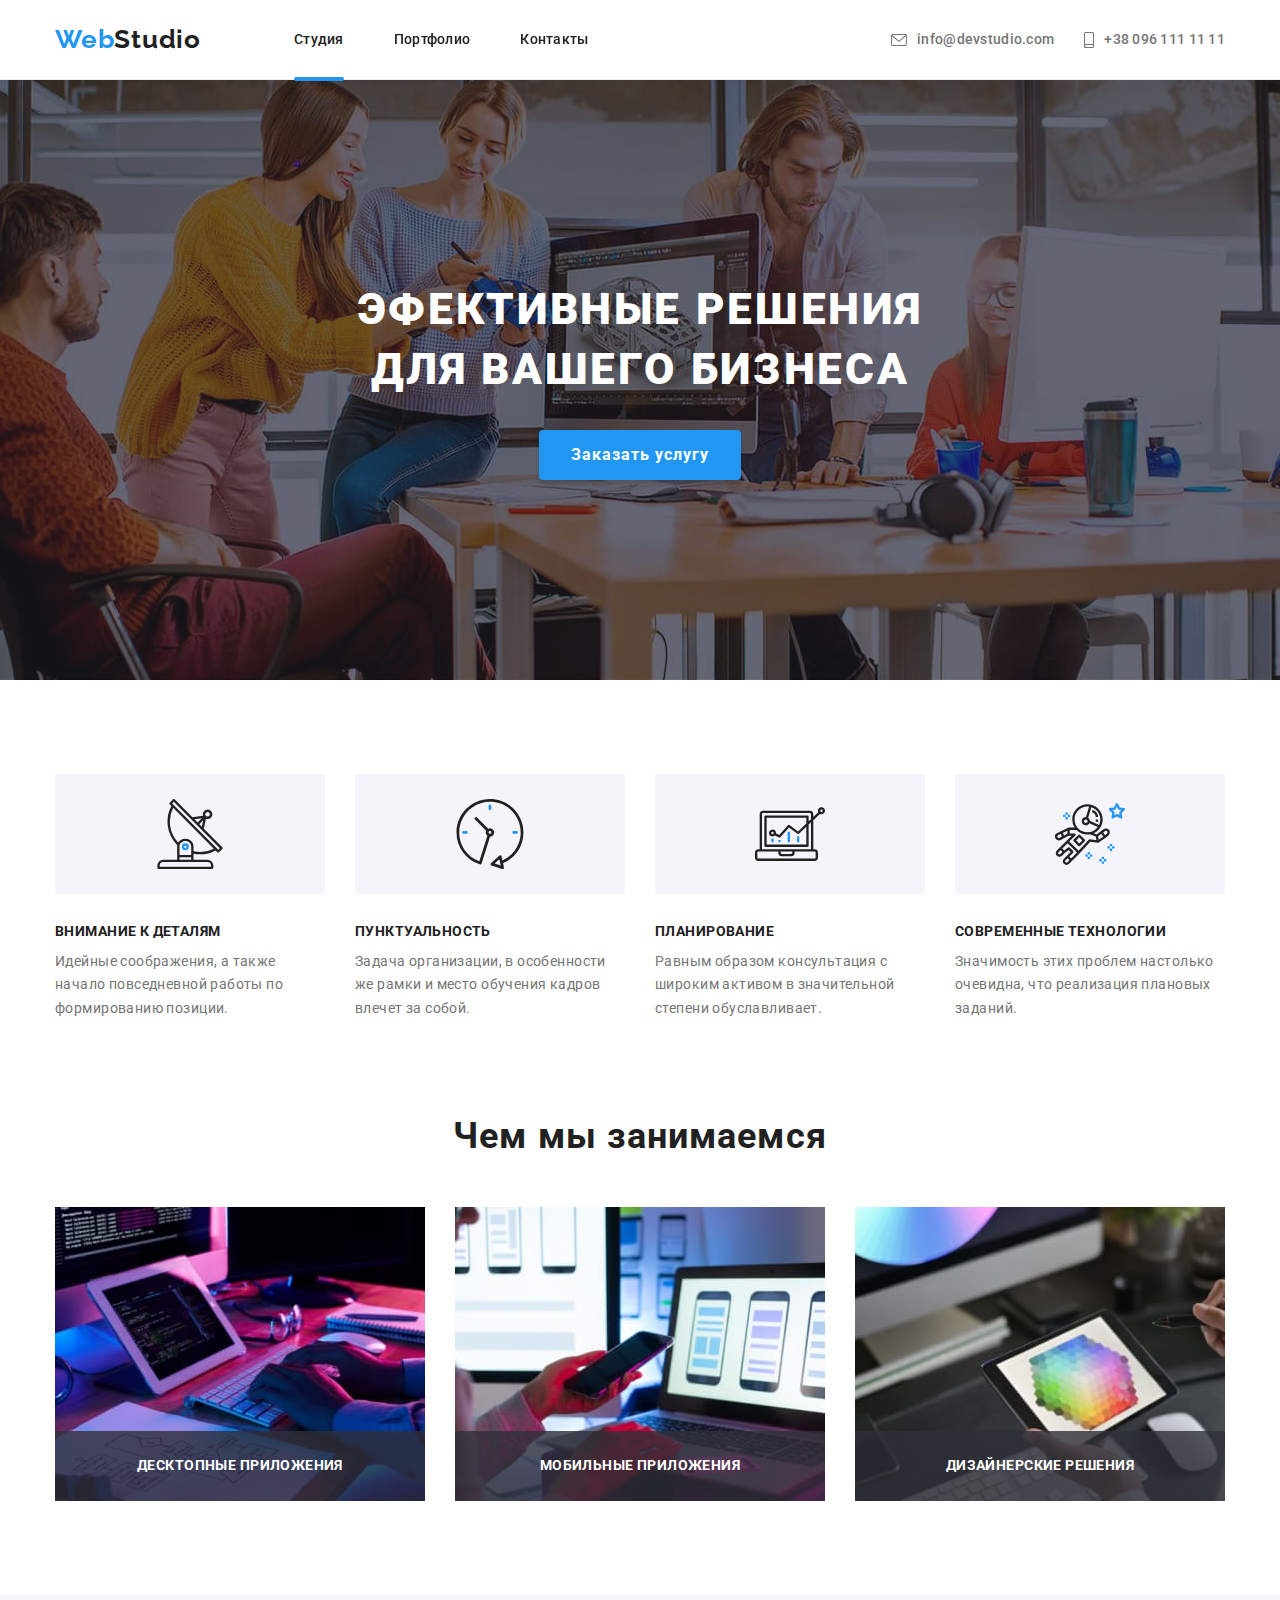
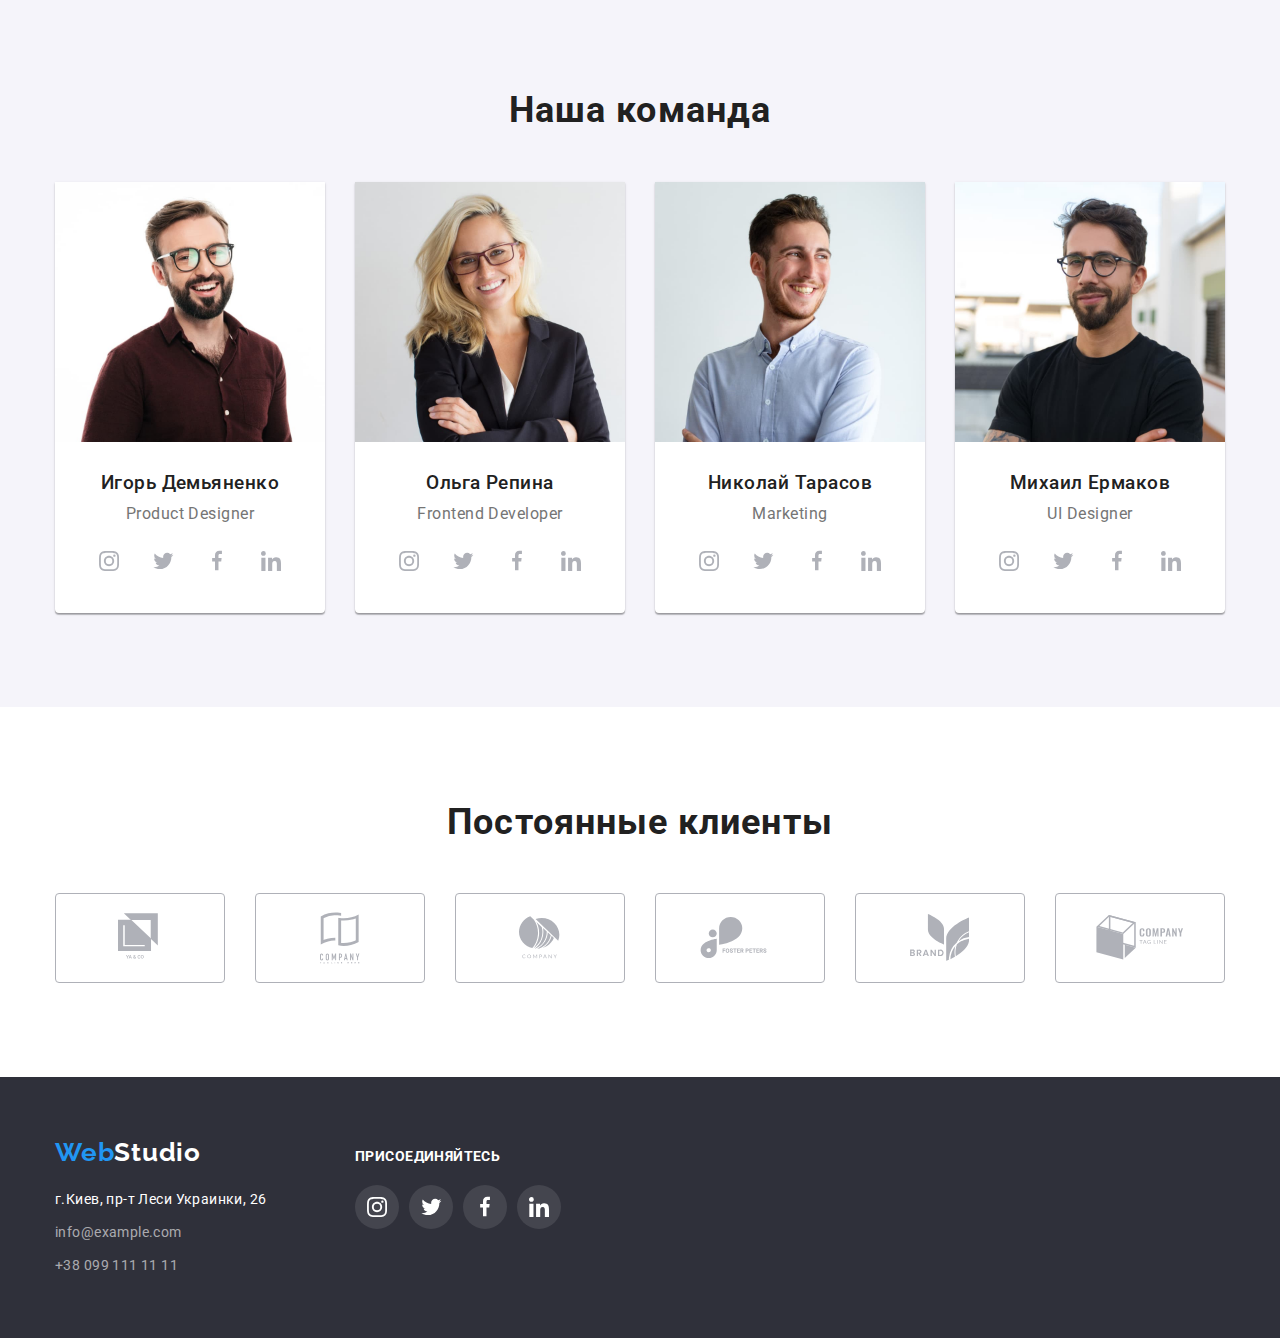
<file: index.html>
<!DOCTYPE html>
<html lang="ru">
  <head>
    <meta charset="UTF-8" />
    <meta name="viewport" content="width=device-width, initial-scale=1.0" />
    <link
      href="https://fonts.googleapis.com/css2?family=Raleway:wght@700&family=Roboto:wght@400;500;700;900&display=swap"
      rel="stylesheet"
    />
    <!-- подключаем normalize -->
    <link rel="stylesheet" href="./styles/normalize.css" />
    <!-- подключаем нашу таблицу стилей -->
    <link rel="stylesheet" href="./styles/styles.css" />
    <title>WebStudio</title>
  </head>
  <body>
    <!-- Header -->
    <header class="header">
      <!-- div container -->
      <div class="container flex">
        <!-- navigation -->
        <nav class="nav flex">
          <!-- Logo -->
          <a class="logo" href="./index.html">
            <span class="logo-head">Web</span>Studio</a
          >
          <!-- Main links -->
          <ul class="nav-links list flex">
            <li><a class="link current" href="./index.html">Студия</a></li>
            <li><a class="link" href="./portfolio.html">Портфолио</a></li>
            <li><a class="link" href="">Контакты</a></li>
          </ul>
        </nav>
        <!-- Contacts -->
        <ul class="contact list flex">
          <li>
            <a class="link flex" href="mailto:info@devstudio.com">
              <svg class="mail-icon">
                <use href="./img/icon-sprite.svg#icon-mail"></use>
              </svg>
              <span>info&commat;devstudio.com</span>
            </a>
          </li>
          <li>
            <a class="link flex" href="tel:+380961111111">
              <svg class="phone-icon">
                <use href="./img/icon-sprite.svg#icon-phone"></use>
              </svg>
              <span>+38 096 111 11 11</span></a
            >
          </li>
        </ul>
      </div>
    </header>
    <!-- Main -->
    <main>
      <!-- Hero section -->
      <section class="hero">
        <!-- div-background -->
        <!-- <div class="hero-bg"> -->
        <!-- div hero -->
        <div class="hero-container">
          <h1 class="hero-title">Эфективные решения для вашего бизнеса</h1>
          <button class="hero-button" data-modal-open>Заказать услугу</button>
        </div>
        <!-- </div> -->
      </section>
      <!-- Our features section -->
      <section class="section features">
        <div class="container flex">
          <!-- h2 need to hide (заголовок для семантики нужно будет скрыть) -->
          <!-- <h2 class="hide-head">Our features</h2> -->
          <ul class="our-features list">
            <li>
              <div class="icon-holder flex">
                <svg class="icon-static">
                  <use href="./img/icon-sprite.svg#icon-antenna"></use>
                </svg>
              </div>
              <h3 class="title">Внимание к деталям</h3>
              <p>
                Идейные соображения, а также начало повседневной работы по
                формированию позиции.
              </p>
            </li>
            <li>
              <div class="icon-holder flex">
                <svg class="icon-static">
                  <use href="./img/icon-sprite.svg#icon-clock"></use>
                </svg>
              </div>
              <h3 class="title">Пунктуальность</h3>
              <p>
                Задача организации, в особенности же рамки и место обучения
                кадров влечет за собой.
              </p>
            </li>
            <li>
              <div class="icon-holder flex">
                <svg class="icon-static">
                  <use href="./img/icon-sprite.svg#icon-diagram"></use>
                </svg>
              </div>
              <h3 class="title">Планирование</h3>
              <p>
                Равным образом консультация с широким активом в значительной
                степени обуславливает.
              </p>
            </li>
            <li>
              <div class="icon-holder flex">
                <svg class="icon-static">
                  <use href="./img/icon-sprite.svg#icon-astronaut"></use>
                </svg>
              </div>
              <h3 class="title">Современные технологии</h3>
              <p>
                Значимость этих проблем настолько очевидна, что реализация
                плановых заданий.
              </p>
            </li>
          </ul>
        </div>
      </section>
      <!-- What we do section -->
      <section class="section what-we-do">
        <!-- div container -->
        <div class="container">
          <h2 class="section-title">Чем мы занимаемся</h2>
          <ul class="whatwedo-list list">
            <li>
              <div class="whatwedo-item">
                <img src="./img/some-img-1.jpg" alt="Desctop" width="370" />
                <p class="title">Десктопные приложения</p>
              </div>
            </li>
            <li>
              <div class="whatwedo-item">
                <img src="./img/some-img-2.jpg" alt="Mobile" width="370" />
                <p class="title">Мобильные приложения</p>
              </div>
            </li>

            <li>
              <div class="whatwedo-item">
                <img src="./img/some-img-3.jpg" alt="Tablet" width="370" />
                <p class="title">Дизайнерские решения</p>
              </div>
            </li>
          </ul>
        </div>
      </section>
      <!-- Our team section -->
      <section class="section team">
        <!-- div container -->
        <div class="container">
          <h2 class="section-title">Наша команда</h2>
          <ul class="our-team list">
            <li>
              <img
                src="./img/Igor-Demyanenko.jpg"
                alt="Igor-Demyanenko"
                width="270"
              />
              <h3 class="title">Игорь Демьяненко</h3>
              <p lang="en">Product Designer</p>
              <!-- social links list -->
              <ul class="social list flex">
                <li class="item">
                  <a class="social-link icon flex" href="">
                    <svg class="instagram">
                      <use href="./img/icon-sprite.svg#icon-instagram"></use>
                    </svg>
                  </a>
                </li>
                <li class="item">
                  <a class="social-link icon flex" href="">
                    <svg class="twitter">
                      <use href="./img/icon-sprite.svg#icon-twitter"></use>
                    </svg>
                  </a>
                </li>
                <li class="item">
                  <a class="social-link icon flex" href="">
                    <svg class="facebook">
                      <use href="./img/icon-sprite.svg#icon-facebook"></use>
                    </svg>
                  </a>
                </li>
                <li class="item">
                  <a class="social-link icon flex" href="">
                    <svg class="linkedin">
                      <use href="./img/icon-sprite.svg#icon-linkedin"></use>
                    </svg>
                  </a>
                </li>
              </ul>
            </li>
            <li>
              <img src="./img/Olha-Repina.jpg" alt="Olha-Repina" width="270" />
              <h3 class="title">Ольга Репина</h3>
              <p lang="en">Frontend Developer</p>
              <!-- social links list -->
              <ul class="social list flex">
                <li class="item">
                  <a class="social-link icon flex" href="">
                    <svg class="instagram">
                      <use href="./img/icon-sprite.svg#icon-instagram"></use>
                    </svg>
                  </a>
                </li>
                <li class="item">
                  <a class="social-link icon flex" href="">
                    <svg class="twitter">
                      <use href="./img/icon-sprite.svg#icon-twitter"></use>
                    </svg>
                  </a>
                </li>
                <li class="item">
                  <a class="social-link icon flex" href="">
                    <svg class="facebook">
                      <use href="./img/icon-sprite.svg#icon-facebook"></use>
                    </svg>
                  </a>
                </li>
                <li class="item">
                  <a class="social-link icon flex" href="">
                    <svg class="linkedin">
                      <use href="./img/icon-sprite.svg#icon-linkedin"></use>
                    </svg>
                  </a>
                </li>
              </ul>
            </li>
            <li>
              <img
                src="./img/Nikolay-Tarasov.jpg"
                alt="Nikolay-Tarasov"
                width="270"
              />
              <h3 class="title">Николай Тарасов</h3>
              <p lang="en">Marketing</p>
              <!-- social links list -->
              <ul class="social list flex">
                <li class="item">
                  <a class="social-link icon icon flex" href="">
                    <svg class="instagram">
                      <use href="./img/icon-sprite.svg#icon-instagram"></use>
                    </svg>
                  </a>
                </li>
                <li class="item">
                  <a class="social-link icon icon flex" href="">
                    <svg class="twitter">
                      <use href="./img/icon-sprite.svg#icon-twitter"></use>
                    </svg>
                  </a>
                </li>
                <li class="item">
                  <a class="social-link icon icon flex" href="">
                    <svg class="facebook">
                      <use href="./img/icon-sprite.svg#icon-facebook"></use>
                    </svg>
                  </a>
                </li>
                <li class="item">
                  <a class="social-link icon icon flex" href="">
                    <svg class="linkedin">
                      <use href="./img/icon-sprite.svg#icon-linkedin"></use>
                    </svg>
                  </a>
                </li>
              </ul>
            </li>
            <li>
              <img
                src="./img/Michail-Ermakov.jpg"
                alt="Michail-Ermakov"
                width="270"
              />
              <h3 class="title">Михаил Ермаков</h3>
              <p lang="en">UI Designer</p>
              <!-- social links list -->
              <ul class="social list flex">
                <li class="item">
                  <a class="social-link icon flex" href="">
                    <svg class="instagram">
                      <use href="./img/icon-sprite.svg#icon-instagram"></use>
                    </svg>
                  </a>
                </li>
                <li class="item">
                  <a class="social-link icon flex" href="">
                    <svg class="twitter">
                      <use href="./img/icon-sprite.svg#icon-twitter"></use>
                    </svg>
                  </a>
                </li>
                <li class="item">
                  <a class="social-link icon flex" href="">
                    <svg class="facebook">
                      <use href="./img/icon-sprite.svg#icon-facebook"></use>
                    </svg>
                  </a>
                </li>
                <li class="item">
                  <a class="social-link icon flex" href="">
                    <svg class="linkedin">
                      <use href="./img/icon-sprite.svg#icon-linkedin"></use>
                    </svg>
                  </a>
                </li>
              </ul>
            </li>
          </ul>
        </div>
      </section>
      <!-- clients section -->
      <section class="section features">
        <!-- container -->
        <div class="container">
          <h2 class="section-title">Постоянные клиенты</h2>
          <!-- list of clients -->
          <ul class="clients list flex">
            <li class="item">
              <a class="clients-link" href="">
                <svg class="ya-and-co">
                  <use href="./img/icon-sprite.svg#icon-ya-and-co"></use>
                </svg>
              </a>
            </li>
            <li class="item">
              <a class="clients-link" href="">
                <svg class="company-tagline-here">
                  <use
                    href="./img/icon-sprite.svg#icon-company-tagline-here"
                  ></use>
                </svg>
              </a>
            </li>
            <li class="item">
              <a class="clients-link" href="">
                <svg class="company">
                  <use href="./img/icon-sprite.svg#icon-company"></use>
                </svg>
              </a>
            </li>
            <li class="item">
              <a class="clients-link" href="">
                <svg class="foster-peters">
                  <use href="./img/icon-sprite.svg#icon-foster-peters"></use>
                </svg>
              </a>
            </li>
            <li class="item">
              <a class="clients-link" href="">
                <svg class="brand">
                  <use href="./img/icon-sprite.svg#icon-brand"></use>
                </svg>
              </a>
            </li>
            <li class="item">
              <a class="clients-link" href="">
                <svg class="company-tag-line">
                  <use href="./img/icon-sprite.svg#icon-company-tag-line"></use>
                </svg>
              </a>
            </li>
          </ul>
        </div>
      </section>
    </main>
    <!-- Footer -->
    <footer class="footer">
      <!-- div container -->
      <div class="container flex">
        <!-- обертка лого+адресс -->
        <div class="div-address">
          <!-- Logo -->
          <a class="logo" href="./index.html">
            <span class="logo-head">Web</span>Studio</a
          >
          <!-- address -->
          <address class="address">
            <span class="street">г.Киев, пр-т Леси Украинки, 26</span>
            <!-- contacts -->
            <a class="link" href="mailto:info@example.com"
              >info&commat;example.com</a
            >
            <a class="link" href="tel:+380991111111">+38 099 111 11 11</a>
          </address>
        </div>
        <!-- follow div -->
        <div class="div-follow flex">
          <p class="title">Присоединяйтесь</p>
          <ul class="list flex">
            <li class="item flex">
              <a class="follow-link icon flex" href="">
                <svg class="instagram">
                  <use href="./img/icon-sprite.svg#icon-instagram"></use>
                </svg>
              </a>
            </li>
            <li class="item flex">
              <a class="follow-link icon flex" href="">
                <svg class="twitter">
                  <use href="./img/icon-sprite.svg#icon-twitter"></use>
                </svg>
              </a>
            </li>
            <li class="item flex">
              <a class="follow-link icon flex" href="">
                <svg class="facebook">
                  <use href="./img/icon-sprite.svg#icon-facebook"></use>
                </svg>
              </a>
            </li>
            <li class="item flex">
              <a class="follow-link icon flex" href="">
                <svg class="linkedin">
                  <use href="./img/icon-sprite.svg#icon-linkedin"></use>
                </svg>
              </a>
            </li>
          </ul>
        </div>
      </div>
    </footer>
    <!-- modal window -->
    <!-- modal background -->
    <div class="backdrop is-hidden" data-modal>
      <!-- modal form -->
      <div class="modal">
        <!-- close button -->
        <button class="button-modal" data-modal-close></button>
        <!-- <p>
          Lorem ipsum dolor sit amet consectetur adipisicing elit. Soluta
          praesentium inventore voluptatibus hic dolor, reprehenderit veritatis
          deserunt placeat quia vitae minus dolorem nemo velit ipsum distinctio
          animi possimus odit?
        </p> -->
      </div>
    </div>
    <script src="./js/modal.js"></script>
  </body>
</html>
</file>
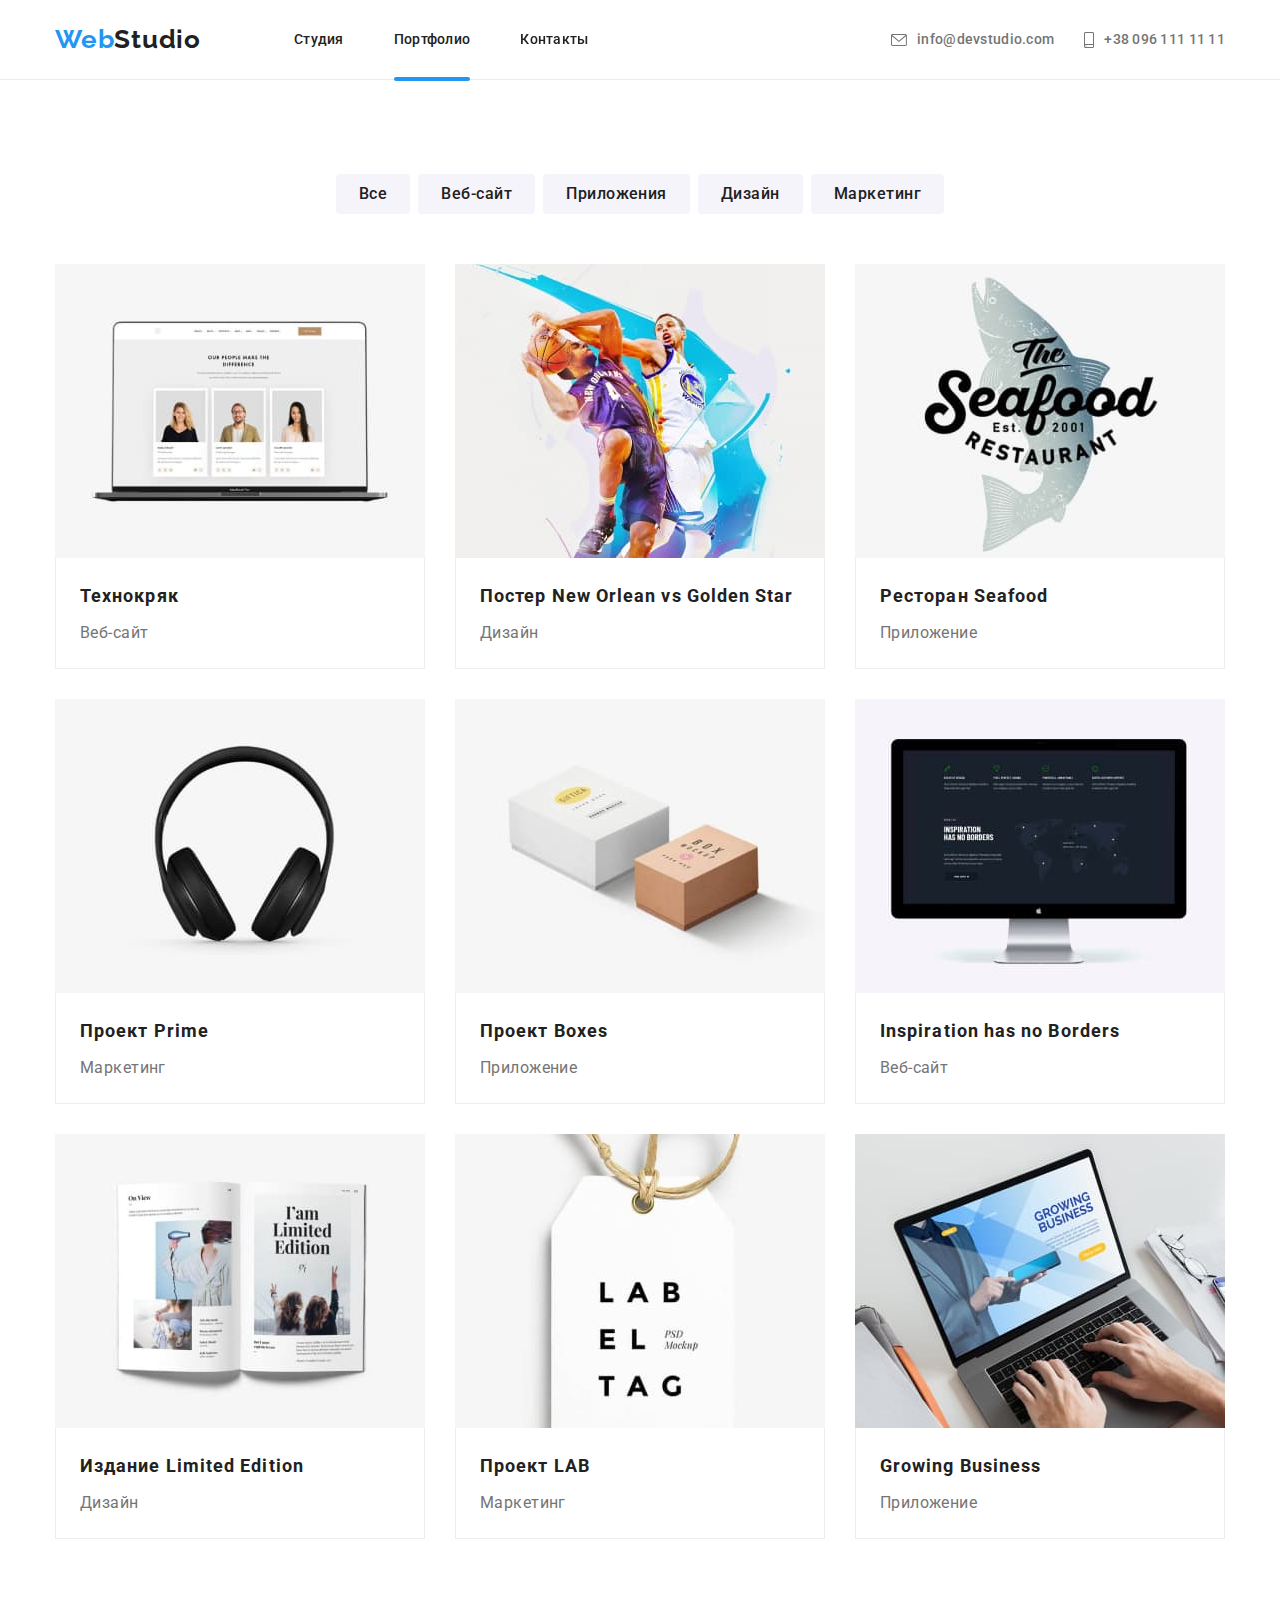
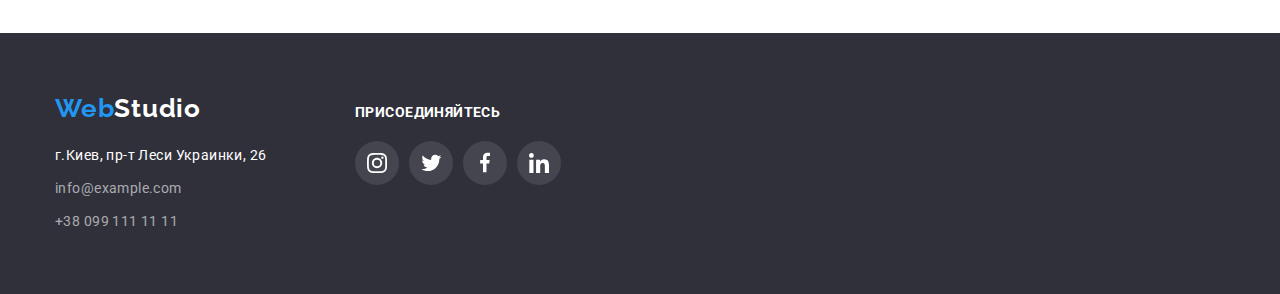
<file: portfolio.html>
<!DOCTYPE html>
<html lang="ru">
  <head>
    <meta charset="UTF-8" />
    <meta name="viewport" content="width=device-width, initial-scale=1.0" />
    <link
      href="https://fonts.googleapis.com/css2?family=Raleway:wght@700&family=Roboto:wght@400;500;700;900&display=swap"
      rel="stylesheet"
    />
    <!-- подключаем normalize -->
    <link rel="stylesheet" href="./styles/normalize.css" />
    <!-- подключаем нашу таблицу стилей -->
    <link rel="stylesheet" href="./styles/styles.css" />
    <title>WebStudio</title>
  </head>
  <body>
    <!-- Header -->
    <header class="header">
      <!-- div container -->
      <div class="container flex">
        <!-- navigation -->
        <nav class="nav flex">
          <!-- Logo -->
          <a class="logo" href="./index.html"
            ><span class="logo-head">Web</span>Studio</a
          >
          <!-- Main links -->
          <ul class="nav-links list flex">
            <li><a class="link" href="./index.html">Студия</a></li>
            <li>
              <a class="link current" href="./portfolio.html">Портфолио</a>
            </li>
            <li><a class="link" href="">Контакты</a></li>
          </ul>
        </nav>
        <!-- Contacts -->
        <ul class="contact list flex">
          <li>
            <a class="link" href="mailto:info@devstudio.com">
              <svg class="mail-icon">
                <use href="./img/icon-sprite.svg#icon-mail"></use>
              </svg>
              <span>info&commat;devstudio.com</span>
            </a>
          </li>
          <li>
            <a class="link" href="tel:+380961111111">
              <svg class="phone-icon">
                <use href="./img/icon-sprite.svg#icon-phone"></use>
              </svg>
              <span>+38 096 111 11 11</span></a
            >
          </li>
        </ul>
      </div>
    </header>
    <!-- Main -->
    <main class="main-portfolio">
      <!-- div filter -->
      <div class="container filter">
        <!-- h1 need to hide (заголовок для семантики нужно будет скрыть) -->
        <!-- <h1 class="hide-head">Портфолио WebStudio</h1> -->
        <!-- Button filter section-->

        <!-- h2 need to hide (Заголовок для семантики, нужно будет скрыть)  -->
        <!-- валидатор ругается из-за отсутствия этого заголовка -->
        <!-- <h2 class="hide-head">Фильтр</h2> -->
        <ul class="filter-list list flex">
          <li class="item">
            <button class="button" type="button">Все</button>
          </li>
          <li class="item">
            <button class="button" type="button">Веб-сайт</button>
          </li>
          <li class="item">
            <button class="button" type="button">Приложения</button>
          </li>
          <li class="item">
            <button class="button" type="button">Дизайн</button>
          </li>
          <li class="item">
            <button class="button" type="button">Маркетинг</button>
          </li>
        </ul>
      </div>
      <!-- Projects section -->
      <!-- div projects -->
      <div class="container projects">
        <!-- h2 need to hide (заголовок для семантики нужно будет скрыть)-->
        <!-- <h2 class="hide-head">Наши проекты</h2> -->
        <!-- list of projects -->
        <ul class="projects-list list flex">
          <li>
            <a class="projects-link" href="">
              <!-- картинка карточки -->
              <div class="card-img">
                <img
                  src="./img/technokryak.jpg"
                  alt="Three people on the laptop screen"
                  width="370"
                />
                <p class="img-title">
                  Технокряк это современная площадка распространения
                  коронавируса. Компании используют эту платформу для цифрового
                  шпионажа и атак на защищённые сервера конкурентов.
                </p>
              </div>
              <!-- описание карточки -->
              <div class="card-title">
                <h3 class="title">Технокряк</h3>
                <p>Веб-сайт</p>
              </div>
            </a>
          </li>
          <li>
            <a class="projects-link" href="">
              <!-- картинка карточки -->
              <div class="card-img">
                <img
                  src="./img/poster-new-orlean.jpg"
                  alt="Two basketball players"
                  width="370"
                />
                <p class="img-title">
                  Технокряк это современная площадка распространения
                  коронавируса. Компании используют эту платформу для цифрового
                  шпионажа и атак на защищённые сервера конкурентов.
                </p>
              </div>
              <!-- описание карточки -->
              <div class="card-title">
                <h3 class="title">Постер New Orlean vs Golden Star</h3>
                <p>Дизайн</p>
              </div>
            </a>
          </li>
          <li>
            <a class="projects-link" href="">
              <!-- картинка карточки -->
              <div class="card-img">
                <img
                  src="./img/restorant-seafood.jpg"
                  alt="Restaurant sign"
                  width="370"
                />
                <p class="img-title">
                  Технокряк это современная площадка распространения
                  коронавируса. Компании используют эту платформу для цифрового
                  шпионажа и атак на защищённые сервера конкурентов.
                </p>
              </div>
              <!-- описание карточки -->
              <div class="card-title">
                <h3 class="title">Ресторан Seafood</h3>
                <p>Приложение</p>
              </div>
            </a>
          </li>
          <li>
            <a class="projects-link" href="">
              <!-- картинка карточки -->
              <div class="card-img">
                <img src="./img/project-prime.jpg" alt="headers" width="370" />
                <p class="img-title">
                  Технокряк это современная площадка распространения
                  коронавируса. Компании используют эту платформу для цифрового
                  шпионажа и атак на защищённые сервера конкурентов.
                </p>
              </div>
              <!-- описание карточки -->
              <div class="card-title">
                <h3 class="title">Проект Prime</h3>
                <p>Маркетинг</p>
              </div>
            </a>
          </li>
          <li>
            <a class="projects-link" href="">
              <!-- картинка карточки -->
              <div class="card-img">
                <img
                  src="./img/project-boxes.jpg"
                  alt="Two boxes"
                  width="370"
                />
                <p class="img-title">
                  Технокряк это современная площадка распространения
                  коронавируса. Компании используют эту платформу для цифрового
                  шпионажа и атак на защищённые сервера конкурентов.
                </p>
              </div>
              <!-- описание карточки -->
              <div class="card-title">
                <h3 class="title">Проект Boxes</h3>
                <p>Приложение</p>
              </div>
            </a>
          </li>
          <li>
            <a class="projects-link" href="">
              <!-- картинка карточки -->
              <div class="card-img">
                <img
                  src="./img/inspiration-no-borders.jpg"
                  alt="World map is displayed in the monitor"
                  width="370"
                />
                <p class="img-title">
                  Технокряк это современная площадка распространения
                  коронавируса. Компании используют эту платформу для цифрового
                  шпионажа и атак на защищённые сервера конкурентов.
                </p>
              </div>
              <!-- описание карточки -->
              <div class="card-title">
                <h3 class="title">Inspiration has no Borders</h3>
                <p>Веб-сайт</p>
              </div>
            </a>
          </li>
          <li>
            <a class="projects-link" href="">
              <!-- картинка карточки -->
              <div class="card-img">
                <img
                  src="./img/limited-edition.jpg"
                  alt="Open book"
                  width="370"
                />
                <p class="img-title">
                  Технокряк это современная площадка распространения
                  коронавируса. Компании используют эту платформу для цифрового
                  шпионажа и атак на защищённые сервера конкурентов.
                </p>
              </div>
              <!-- описание карточки -->
              <div class="card-title">
                <h3 class="title">Издание Limited Edition</h3>
                <p>Дизайн</p>
              </div>
            </a>
          </li>
          <li>
            <a class="projects-link" href="">
              <!-- картинка карточки -->
              <div class="card-img">
                <img
                  src="./img/project-lab.jpg"
                  alt="sign with text"
                  width="370"
                />
                <p class="img-title">
                  Технокряк это современная площадка распространения
                  коронавируса. Компании используют эту платформу для цифрового
                  шпионажа и атак на защищённые сервера конкурентов.
                </p>
              </div>
              <!-- описание карточки -->
              <div class="card-title">
                <h3 class="title">Проект LAB</h3>
                <p>Маркетинг</p>
              </div>
            </a>
          </li>
          <li>
            <a class="projects-link" href="">
              <!-- картинка карточки -->
              <div class="card-img">
                <img
                  src="./img/growing-buisnes.jpg"
                  alt="hands on the laptop"
                  width="370"
                />
                <p class="img-title">
                  Технокряк это современная площадка распространения
                  коронавируса. Компании используют эту платформу для цифрового
                  шпионажа и атак на защищённые сервера конкурентов.
                </p>
              </div>
              <!-- описание карточки -->
              <div class="card-title">
                <p class="title">Growing Business</p>
                <p>Приложение</p>
              </div>
            </a>
          </li>
        </ul>
      </div>
    </main>
    <!-- footer -->
    <footer class="footer">
      <!-- div container -->
      <div class="container flex">
        <!-- обертка лого+адресс -->
        <div class="div-address">
          <!-- Logo -->
          <a class="logo" href="./index.html">
            <span class="logo-head">Web</span>Studio</a
          >
          <!-- address -->
          <address class="address">
            <span class="street">г.Киев, пр-т Леси Украинки, 26</span>
            <!-- contacts -->
            <a class="link" href="mailto:info@example.com"
              >info&commat;example.com</a
            >
            <a class="link" href="tel:+380991111111">+38 099 111 11 11</a>
          </address>
        </div>
        <!-- follow div -->
        <div class="div-follow flex">
          <h3 class="title">Присоединяйтесь</h3>
          <!-- social links list -->
          <ul class="list flex">
            <li class="item flex">
              <a class="follow-link icon flex" href="">
                <svg class="instagram">
                  <use href="./img/icon-sprite.svg#icon-instagram"></use>
                </svg>
              </a>
            </li>
            <li class="item flex">
              <a class="follow-link icon flex" href="">
                <svg class="twitter">
                  <use href="./img/icon-sprite.svg#icon-twitter"></use>
                </svg>
              </a>
            </li>
            <li class="item flex">
              <a class="follow-link icon flex" href="">
                <svg class="facebook">
                  <use href="./img/icon-sprite.svg#icon-facebook"></use>
                </svg>
              </a>
            </li>
            <li class="item flex">
              <a class="follow-link icon flex" href="">
                <svg class="linkedin">
                  <use href="./img/icon-sprite.svg#icon-linkedin"></use>
                </svg>
              </a>
            </li>
          </ul>
        </div>
      </div>
    </footer>
  </body>
</html>
</file>
<file: styles/styles.css>
/*
 палитра макета
 Основной цвет текста #757575;
 вторичный цвет #212121; 
 цвет акцент #2196F3;
 второй цвет текста #FFFFFF;
 цвет футер ссылки rgba(255, 255, 255, 0.6);
 цвет иконок компании #AFB1B8;
 вторичный цвет фона #2F303A;
 третий цвет фона #F5F4FA;
 цвет фона градиента героя rgba(47, 48, 58, 0.4)
 
*/
/* устанавливаем тип блочной модели для документа */
html {
  box-sizing: border-box;
}

/* убрал аутлайн при фокусе */
*:focus {
  outline-style: none;
}

:root {
  --primary-text-color: #757575;
  --title-text-color: #212121;
  --accent-color: #2196f3;
  --white-color: #ffffff;
  --icon-color: #afb1b8;
  --alt-bg-color: #f5f4fa;
  --secondary-bg-color: #2f303a;
  --footer-link-color: rgba(255, 255, 255, 0.6);
  --hero-gradient-color: rgba(47, 48, 58, 0.4);
  --footer-icon-bg-color: rgba(255, 255, 255, 0.1);
  --time-animation: 250ms;
  --function-animation: cubic-bezier(0.4, 0, 0.2, 1);
}
body {
  background-color: var(--white-color);
  color: var(--primary-text-color);
  font-family: "Roboto", sans-serif;
  font-weight: 400;
  font-size: 14px;
  line-height: 1.71;
  letter-spacing: 0.03em;
  /* fixed-header compinsation */
  padding-top: 80px;
}
img {
  display: block;
  max-width: 100%;
  height: auto;
}
/* убираем подчеркивание у ссылок, включаем наследование от родителя*/
a {
  color: inherit;
  text-decoration: none;
}
/* убираем "точечки", марджины и левый паддинг в списках */
.list {
  list-style: none;
  margin: 0;
  padding-left: 0;
}
/* header */
.header {
  /* fixed header */
  position: fixed;
  top: 0;
  width: 100%;
  z-index: 2;
  /* центрируем элементы в хедере по вертикали, 
 добавляем паддинги уменьшены отступы на ширину border-top и border-bottom*/
  align-items: center;
  padding-top: 23px;
  padding-bottom: 24px;

  background-color: var(--white-color);
  font-weight: 500;
  font-size: 14px;
  line-height: 1.14;
  letter-spacing: 0.02em;
  /* добавлям линии согласно макета */
  border-top: 1px solid #fff;
  border-bottom: 1px solid #ececec;
}
/* создаем контейнер для контента */
.container,
.hero-container {
  width: 1200px;
  padding: 0 15px;

  margin: 0 auto;
}

/* создаем флекс элементы,
 даем возможность переноса элементов на другую строку */
.flex {
  display: flex;
  flex-wrap: wrap;
  /* background-color: teal; */
}

/* центрируем элементы */
.nav,
.contact {
  align-items: center;
}
/* раскрасим логотип */
.logo {
  margin-right: 93px;

  font-family: "Raleway", sans-serif;
  font-weight: 700;
  font-size: 26px;
  line-height: 1.2;
  letter-spacing: 0.03em;
}
.header .logo {
  color: var(--title-text-color);
}
.footer .logo {
  color: var(--white-color);
}
.logo-head {
  color: var(--accent-color);
}
/* иконка почты */
.mail-icon {
  align-self: center;
  margin: 0 10px 0 0;
  width: 16px;
  height: 12px;
  fill: currentColor;
}
/* иконка телефона */
.phone-icon {
  align-self: center;
  margin: 0 10px 0 0;
  width: 10px;
  height: 16px;
  fill: currentColor;
}

/* навигация по сайту */
.nav-links li + li {
  margin-left: 50px;
}
/* расширяем зону активации ссылок в шапке для лучшего юзабилити */
.header .link {
  display: flex;
  flex-wrap: wrap;
  margin: 0;
  padding: 6px 0;
}
/* nav-links <a> определяем цвет навигации*/
.nav-links .link {
  position: relative;
  color: var(--title-text-color);
}
/* подчеркивание активной страницы */
.link::after {
  position: absolute;

  content: "";
  width: 100%;
  height: 4px;

  bottom: -27px;
  background: var(--accent-color);
  border-radius: 2px;
  opacity: 0;
  transition: opacity var(--time-animation) var(--function-animation);
}
/* animation for links */
.link {
  transition: color var(--time-animation) var(--function-animation);
}
/* header, footer links hover, focus цвет при наведении, фокусе  */
.current,
.link:hover,
.link:focus {
  color: var(--accent-color);
}
.current.link::after,
.nav-links .link:hover::after {
  opacity: 1;
}
/* контактная информация */
.contact {
  margin-left: auto;
}
.contact li + li {
  margin-left: 30px;
}
/* Секция героя */
/* центрируем текст в герое */
.hero {
  display: block;

  text-align: center;
  margin: 0 auto;
  padding: 200px 0;
  background-image: linear-gradient(
      to right,
      var(--hero-gradient-color),
      var(--hero-gradient-color)
    ),
    url("../img/hero-bg.jpg");
  background-position: center;
  background-repeat: no-repeat;
}

/* hero, footer заливка фона*/
.hero,
.footer {
  background-color: var(--secondary-bg-color);
}

/* hero title заголовок. Убираем дефолтные марджины */
.hero-title {
  width: 600px;
  margin: 0 auto 30px;

  color: var(--white-color);
  font-weight: 900;
  font-size: 44px;
  line-height: 1.36;

  letter-spacing: 0.06em;
  text-transform: uppercase;
}
/* hero button кнопка */
.hero-button {
  box-sizing: border-box;
  /* форма кнопки
  min-width: 200px;
  min-height: 50px; */
  padding: 10px 32px;
  border-style: none;
  box-shadow: 0px 4px 4px rgba(0, 0, 0, 0.15);
  border-radius: 4px;

  color: var(--white-color);
  background-color: var(--accent-color);

  font-weight: 700;
  font-size: 16px;
  line-height: 1.87;
  letter-spacing: 0.06em;
  text-align: center;

  transition: background-color var(--time-animation) var(--function-animation);
}
/* цвет при ховере, фокусе согласно макета */
.hero-button:hover,
.hero-button:focus {
  background-color: #188ce8;
}
/* hide title пока спрятаны заголовки белым цветом  */
.hide-head {
  color: var(--white-color);
}

/* Our features 
Наши особенности */
/* создаем объекты флекс и активируем возможность переноса строки для них */
.our-features,
.our-features li {
  display: flex;
  flex-wrap: wrap;
  margin: 0;
  padding-left: 0;
  text-align: left;
}
/* отступы между секциями */
.features {
  padding: 94px 0;
}
/* устанавливаем ширину контента для элементов */
.our-features li {
  width: calc((100% - 30px * 3) / 4);
}
/* задаем отступы между элементами, марджины */
.our-features li:not(:nth-child(4n + 1)) {
  margin-left: 30px;
}

/* features, our team, projects titles цвет текста заголовков*/
.our-features .title,
.our-team .title,
.projects .title {
  color: var(--title-text-color);
}
/* убираем марджины у абзацев */
.our-features p {
  margin: 0;
}
/* задаем шрифты, убираем дефолтные марджины  */
.our-features .title {
  margin: 0 0 10px 0;
}
.our-features .title,
.whatwedo-item .title {
  font-weight: 700;
  font-size: 14px;
  line-height: 1.14;
  letter-spacing: 0.03em;
  text-transform: uppercase;
}
/* контейнеры иконок */
.icon-holder {
  justify-content: center;
  align-items: center;
  margin: 0 0 30px;
  width: 100%;
  height: 120px;
  background-color: var(--alt-bg-color);
}
/* размер иконок */
.icon-static {
  width: 70px;
  height: 70px;
}

/* What-we-do 
Чем мы занимаемся*/
/* section title заголовок: шрифты, убираем дефолтные марджины*/
.section-title {
  margin: 0 auto 50px;
  color: var(--title-text-color);
  font-weight: 700;
  font-size: 36px;
  line-height: 1.17;
  text-align: center;
  letter-spacing: 0.03em;
}
/* делаем из спимков-элементов флекс элементы, 
включаем перенос строки для них,
убираем дефолтные значения марджина и паддинга*/
.whatwedo-list,
.our-team {
  display: flex;
  flex-wrap: wrap;
  margin-top: 0;
  margin-bottom: 0;
  padding-left: 0;
}
/* отступ до следующей секции */
.what-we-do {
  padding-bottom: 94px;
}
/* устанавливаем ширину контента */
.whatwedo-list li {
  width: calc((100% - 30px * 2) / 3);
}
/* задаем отступы между элементами контента марджины*/
.whatwedo-list li:not(:nth-child(3n + 1)) {
  margin-left: 30px;
}
/* делаем контейнер релетив для позиционирования вложенного абзаца относительно себя */
.whatwedo-item {
  position: relative;
}
/* текст подписи картинки */
.whatwedo-item .title {
  position: absolute;
  left: 0;
  bottom: 0;
  margin: 0;
  width: 100%;
  padding: 27px 0;
  text-align: center;
  color: var(--white-color);
  background: rgba(47, 48, 58, 0.8);
}

/* Our team */
/* флекс элементы списку задали ранее */
/* задаем шрифт и цвет секции */
/* задаем отступ до секций соседей */
.section.team {
  padding: 94px 0;
  background-color: var(--alt-bg-color);
  font-size: 16px;
  line-height: 1.19;
  letter-spacing: 0.03em;
}

/* задаем ширину контента, тень карточке,и ориентацию текста */
.our-team > li {
  width: calc((100% - 30px * 3) / 4);
  background-color: var(--white-color);
  box-shadow: 0px 1px 3px rgba(0, 0, 0, 0.12), 0px 1px 1px rgba(0, 0, 0, 0.14),
    0px 2px 1px rgba(0, 0, 0, 0.2);
  border-radius: 0px 0px 4px 4px;
  text-align: center;
}
/* задаем каждому не первому в строке элементу левый марджин */
.our-team li:not(:nth-child(4n + 1)) {
  margin-left: 30px;
}
/* our team title font,
 задаем марджин до картинки и до абзаца*/
.our-team .title {
  margin: 30px 0 10px;

  font-weight: 500;
}
/* отступ для формы карточки */
.our-team p {
  margin: 0 0 16px 0;
}

/* размер списка внутри карточки */
.social {
  width: calc(100% - 32px * 2);
  margin: 0 auto;
  padding-bottom: 30px;
}
/* размеры иконок в списке */
.social .item,
.div-follow .item {
  width: 44px;
  height: 44px;
}

/* общие настройки для иконок */
.icon {
  margin: 0;
  width: 100%;
  height: 100%;
  border-radius: 50%;
  justify-content: center;
  align-items: center;
}
/* цвет иконок социал */
.social-link {
  color: var(--icon-color);
  background-color: var(--white-color);
  transition: color var(--time-animation) var(--function-animation),
    background-color var(--time-animation) var(--function-animation);
}
/* цвет иконок в футере */
.follow-link {
  color: var(--white-color);
  background-color: var(--footer-icon-bg-color);
  transition: background-color var(--time-animation) var(--function-animation);
}
/* отступы для иконок-ссылок */
.social .item:not(:nth-child(4n + 1)),
.div-follow .item:not(:nth-child(4n + 1)) {
  margin-left: 10px;
}
/* clients section */
/* задаем размер иконок компании*/
.clients .item {
  margin: 0;
  width: calc((100% - 30px * 5) / 6);
  height: 90px;
}
/* определяем ссылки для иконок. размер, цвет границы */
.clients-link {
  display: flex;
  margin: 0;
  width: 100%;
  height: 100%;
  color: var(--icon-color);
  border: 1px solid var(--icon-color);
  border-radius: 4px;
  justify-content: center;
  align-items: center;

  transition: color var(--time-animation) var(--function-animation),
    border-color var(--time-animation) var(--function-animation);
}

/* цвет иконок при ховере */
.clients-link:hover {
  border-color: var(--accent-color);
  color: var(--accent-color);
}
/* расстояние между иконками-ссылками */
.clients .item:not(:nth-child(6n + 1)) {
  margin-left: 30px;
}
/* иконка компании */
.ya-and-co {
  width: 44px;
  height: 49px;
  fill: currentColor;
}
/* иконка компании */
.company-tagline-here {
  width: 40px;
  height: 52px;
  fill: currentColor;
}
/* иконка компании */
.company {
  width: 41px;
  height: 43px;
  fill: currentColor;
}
/* иконка компании */
.foster-peters {
  width: 80px;
  height: 42px;
  fill: currentColor;
}
/* иконка компании */
.brand {
  width: 59px;
  height: 47px;
  fill: currentColor;
}
/* иконка компании */
.company-tag-line {
  width: 88px;
  height: 45px;
  fill: currentColor;
}

/* footer */
/* задаем отступы для футера */
.footer {
  padding: 60px 0;
}
.footer .container {
  align-items: baseline;
}
/* делаем контент лого+адресс шириной на четверть от ширины страницы */
.div-address {
  display: block;
  /* flex-wrap: wrap; */
  width: calc((100% - 30px * 3) / 4);
}
/* убираем дефолтные отступы не полагаемся на наследование */
.footer .logo {
  display: block;
  margin: 0 0 20px 0;
}

/* задаем ссылкам вертикальные отступы */
.address a {
  display: block;
  margin: 9px 0 0;
}
/* размер блока соцсетей, подтягивание элементов вверх */
.div-follow {
  width: calc((100% - 30px * 3) / 4);
  margin: 0 0 0 30px;
  align-content: flex-start;
}
/* заголовок соцсетей*/
.div-follow .title {
  margin: 0 0 20px 0;
  /* padding-top: 12px; */
  color: var(--white-color);
  font-weight: 700;
  font-size: 14px;
  line-height: 1.14;
  letter-spacing: 0.03em;
  text-align: left;
  text-transform: uppercase;
}

/* цвет иконок при ховере */
.follow-link:hover,
.social-link:hover {
  background-color: var(--accent-color);
  color: var(--white-color);
}
/* иконки */
.instagram,
.linkedin {
  width: 20px;
  height: 20px;
  fill: currentColor;
}
.twitter {
  width: 23px;
  height: 18px;
  fill: currentColor;
}
.facebook {
  width: 11px;
  height: 21px;
  fill: currentColor;
}
/* адресс */
.address {
  color: var(--white-color);
  font-style: normal;
}

.street {
  color: var(--white-color);
  font-style: normal;
}
/* footer contacts links */
.address a {
  color: var(--footer-link-color);
  font-style: normal;
}
/* задаем фильтрбоксу вертикальные отступы 
с центрированием элементов по горизонтали*/
.container.filter {
  padding: 94px 0 50px;
}
.filter-list {
  justify-content: center;
}
/* filter button задаем шрифты и геометрию кнопок */
.button {
  padding: 6px 22px;
  border: 1px solid transparent;
  border-radius: 4px;

  color: var(--title-text-color);
  background-color: var(--alt-bg-color);
  font-family: inherit;
  font-style: normal;
  font-weight: 500;
  font-size: 16px;
  line-height: 1.62;
  letter-spacing: 0.03em;
  /* animation */
  transition: all var(--time-animation) var(--function-animation);
}
/* задаем отступы для всех кроме последней кнопок*/
.filter-list .item:not(:last-child) {
  margin-right: 8px;
}
/* окраска при ховере фокусе */
.button:hover,
.button:focus {
  color: var(--white-color);
  background-color: var(--accent-color);
  box-shadow: 0px 3px 1px rgba(0, 0, 0, 0.1), 0px 1px 2px rgba(0, 0, 0, 0.08),
    0px 2px 2px rgba(0, 0, 0, 0.12);
}

/* projects list Лист с проектами*/
.container.projects {
  padding-bottom: 94px;
}

/* задаем ширину контента для 3 элементов в строке */
.projects-list > li {
  width: calc((100% - 30px * 2) / 3);
}
/* задаем границы ссылкам */
.projects-link {
  display: block;
  width: 100%;
  background-color: var(--white-color);
  box-shadow: none;
  transition: box-shadow var(--time-animation) var(--function-animation);
}
/* тумба для картинок с описанием */
.card-img {
  position: relative;
  overflow: hidden;
}
/* описание картинок спрятаное по умолчанию */
.img-title {
  position: absolute;
  left: 0;
  bottom: -100%;
  /* начальная позиция анимации */
  transform: translateY(0%);
  transition: transform var(--time-animation) var(--function-animation);

  height: 100%;
  width: 100%;
  padding: 64px 24px;
  font-style: normal;
  font-weight: 400;
  font-size: 18px;
  line-height: 1.56;
  letter-spacing: 0.03em;
  vertical-align: middle;
  background: rgba(33, 150, 243, 0.9);
  color: #ffffff;
}

/* Выезжание текста на картинку*/
.projects-link:hover .img-title,
.projects-link:focus .img-title {
  transform: translateY(-100%);
}
/* задаем тени при наведении фокусе */
.projects-link:hover,
.projects-link:focus {
  box-shadow: 0px 1px 1px rgba(0, 0, 0, 0.12), 0px 4px 4px rgba(0, 0, 0, 0.06),
    1px 4px 6px rgba(0, 0, 0, 0.16);
}

/* задаем позицию текста, и отступы описанию карточки */
.card-title {
  margin: 0;
  padding: 20px 24px;
  text-align: left;
  border: 1px solid #eeeeee;
  border-top-style: none;
}
/* убираем дефолтные отступы */
/* задаем отступ снизу заголовку карточки */
.projects-link .title {
  margin-top: 0;
  margin-bottom: 4px;
}
/* убираем дефолтные отступы */
.projects-link p {
  margin: 0;
}

/* каждый не первый из трех элементов li будет отодвигаться от левого соседа на 30 пикселей */
.projects li:not(:nth-child(3n + 1)) {
  margin-left: 30px;
  /* border: 1px solid tomato; */
}
/* каждый после третьего элемент li будет отодвигаться от верхней строки на 30 пикселей */
.projects li:nth-child(n + 4) {
  margin-top: 30px;
}

/* portfolio projects задаем основной шрифт списка проектов */
.projects-list {
  font-size: 16px;
  line-height: 1.87;
}
/* projects title */
.projects-list .title {
  font-weight: 700;
  font-size: 18px;
  line-height: 2;
  letter-spacing: 0.06em;
}
/* modal window */
/* hiden */
.backdrop.is-hidden {
  /* visibility: hidden; */
  opacity: 0;
  pointer-events: none;
}
/* background modal */
.backdrop {
  position: fixed;
  z-index: 4;
  left: 0;
  right: 0;
  bottom: 0;
  top: 0;
  background-color: rgba(0, 0, 0, 0.2);

  opacity: 1;
  transition: opacity var(--time-animation) var(--function-animation);
}
/* modal form */
.modal {
  position: absolute;
  left: 50%;
  top: 50%;

  width: 100%;
  max-width: 512px;
  height: 518px;
  background-color: var(--white-color);
  box-shadow: 0px 1px 3px rgba(0, 0, 0, 0.12), 0px 1px 1px rgba(0, 0, 0, 0.14),
    0px 2px 1px rgba(0, 0, 0, 0.2);
  border-radius: 4px;

  opacity: 1;
  transform: translate(-50%, -50%) scale(1);
  transition: opacity var(--time-animation) var(--function-animation),
    transform var(--time-animation) var(--function-animation);
}
/* window animation */
.backdrop.is-hidden .modal {
  opacity: 0;
  transform: translate(-50%, -50%) scale(0.5);
}
/* modal window button exit */
.button-modal {
  position: absolute;
  top: 8px;
  left: calc(100% - 8px);
  transform: translateX(-100%);
  padding: 0;
  width: 30px;
  height: 30px;
  border-radius: 50%;
  background-color: #ffffff;
  border: 1px solid rgba(0, 0, 0, 0.1);
}
/* X - button elements */
.button-modal::after {
  content: "";
  display: block;
  align-self: center;
  position: absolute;
  top: calc(50% - 1px);
  left: 0;
  margin: 0;
  width: 50%;
  height: 3px;
  background-color: #000;
  transform: translateX(50%) rotate(45deg);
  transition: transform var(--time-animation) var(--function-animation);
}
.button-modal::before {
  content: "";
  display: block;
  position: absolute;
  top: calc(50% - 1px);
  left: 0;
  margin: 0;
  width: 50%;
  height: 3px;
  background-color: #000;
  transform: translateX(50%) rotateZ(-45deg);
  transition: transform var(--time-animation) var(--function-animation);
}
/* X animation */
.button-modal:hover::after,
.button-modal:hover::before {
  transform: translateX(50%) rotateZ(0deg);
}
</file>
